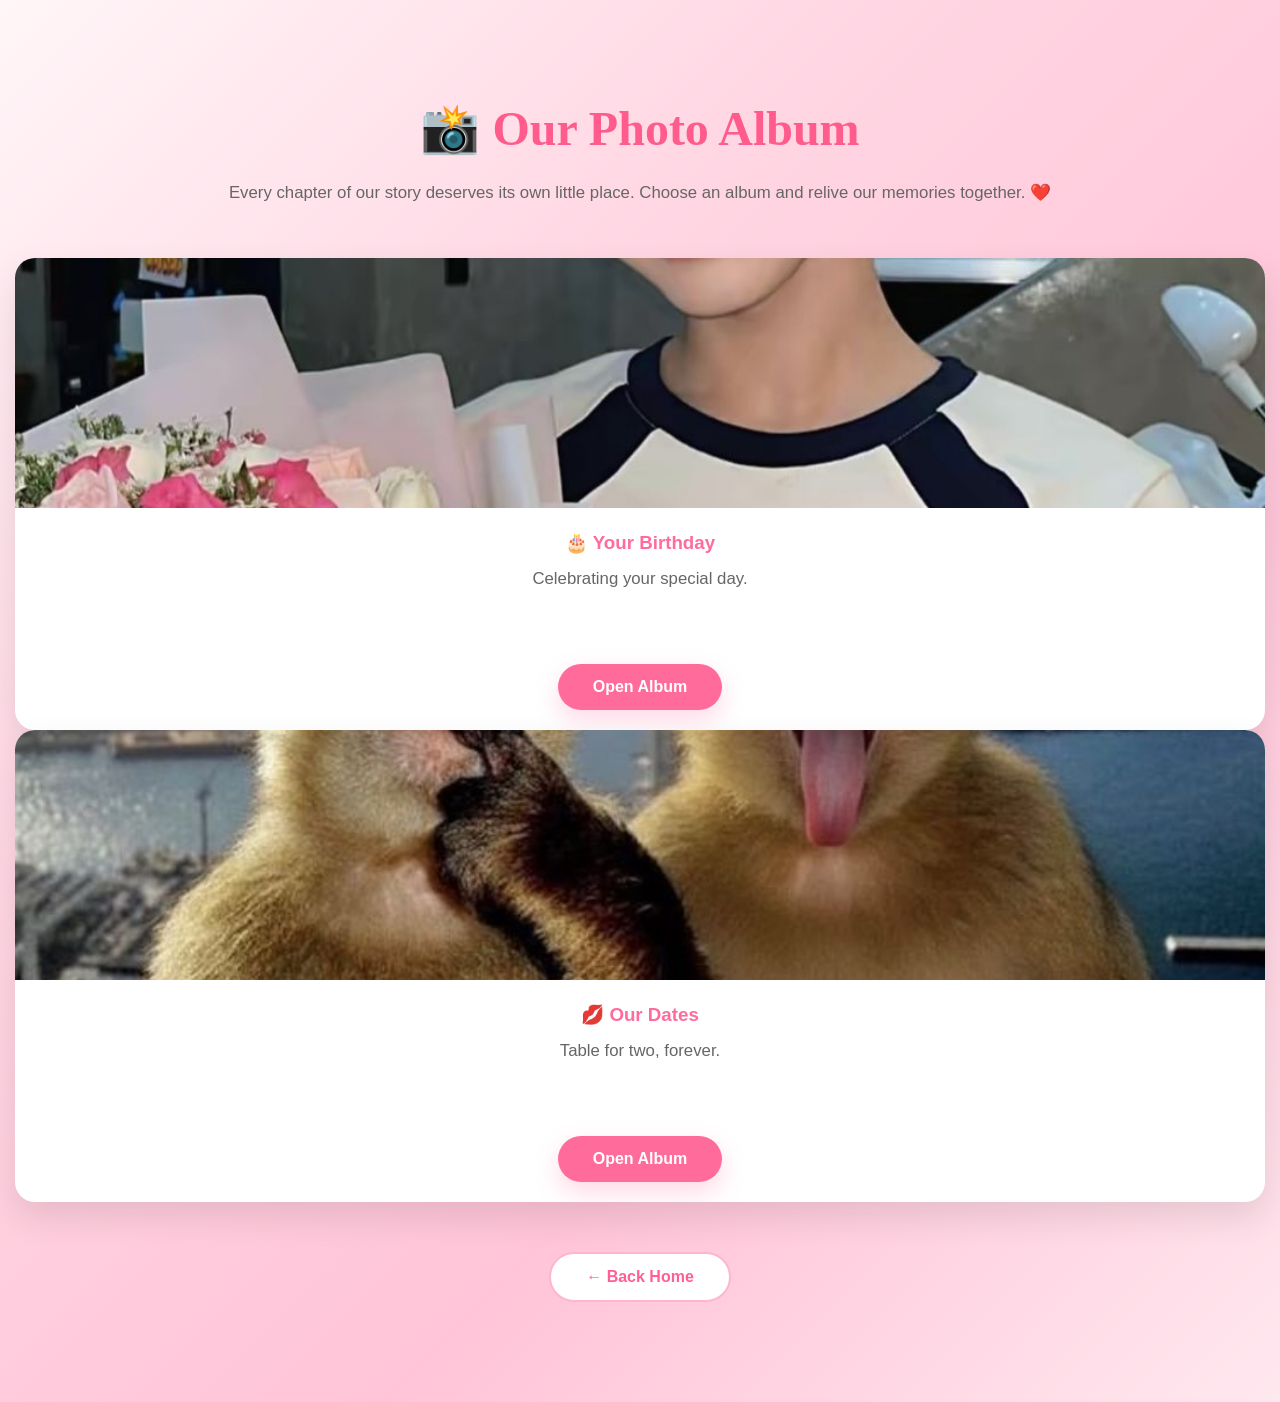
<file: album.html>
<!DOCTYPE html>
<html lang="en">

<head>

<meta charset="UTF-8">
<meta name="viewport" content="width=device-width, initial-scale=1.0">

<title>Our Photo Album ❤️</title>

<link rel="stylesheet" href="css/style.css">

</head>

<body>

<section class="album-page">

    <h1>📸 Our Photo Album</h1>

    <p>
        Every chapter of our story deserves its own little place.
        Choose an album and relive our memories together. ❤️
    </p>

    <!--<div class="album-grid">

        <div class="album-card">

            <img src="images/album_page/meme.jpg">

            <h3>❤️ Monthsary</h3>

            <p>Ooops Ooops Ooops wala paaa HAHAHAHHA.</p>

            <a href="albums/monthsary.html">
                Open Album
            </a>

        </div>

        <div class="album-card">

            <img src="images/album_page/xmas.jpg">

            <h3>🎄 Christmas</h3>

            <p>This chapter is yet to be opened....</p>

            <a href="albums/christmas.html">
                Open Album
            </a>

        </div>
    -->
        <div class="album-card">

            <img src="images/album_page/holdingflowers.jpg">

            <h3>🎂 Your Birthday</h3>

            <p>Celebrating your special day.</p>

            <a href="albums/birthday.html">
                Open Album
            </a>

        </div>

        <div class="album-card">

            <img src="images/album_page/monkey.jpg">

            <h3>💋 Our Dates</h3>

            <p>Table for two, forever.</p>

            <a href="albums/dates.html">
                Open Album
            </a>

        </div>

    </div>

    <a href="index.html">
        ← Back Home
    </a>

</section>

<script src="js/script.js"></script>
<script src="../js/gallery.js"></script>

</body>
</html>
</file>
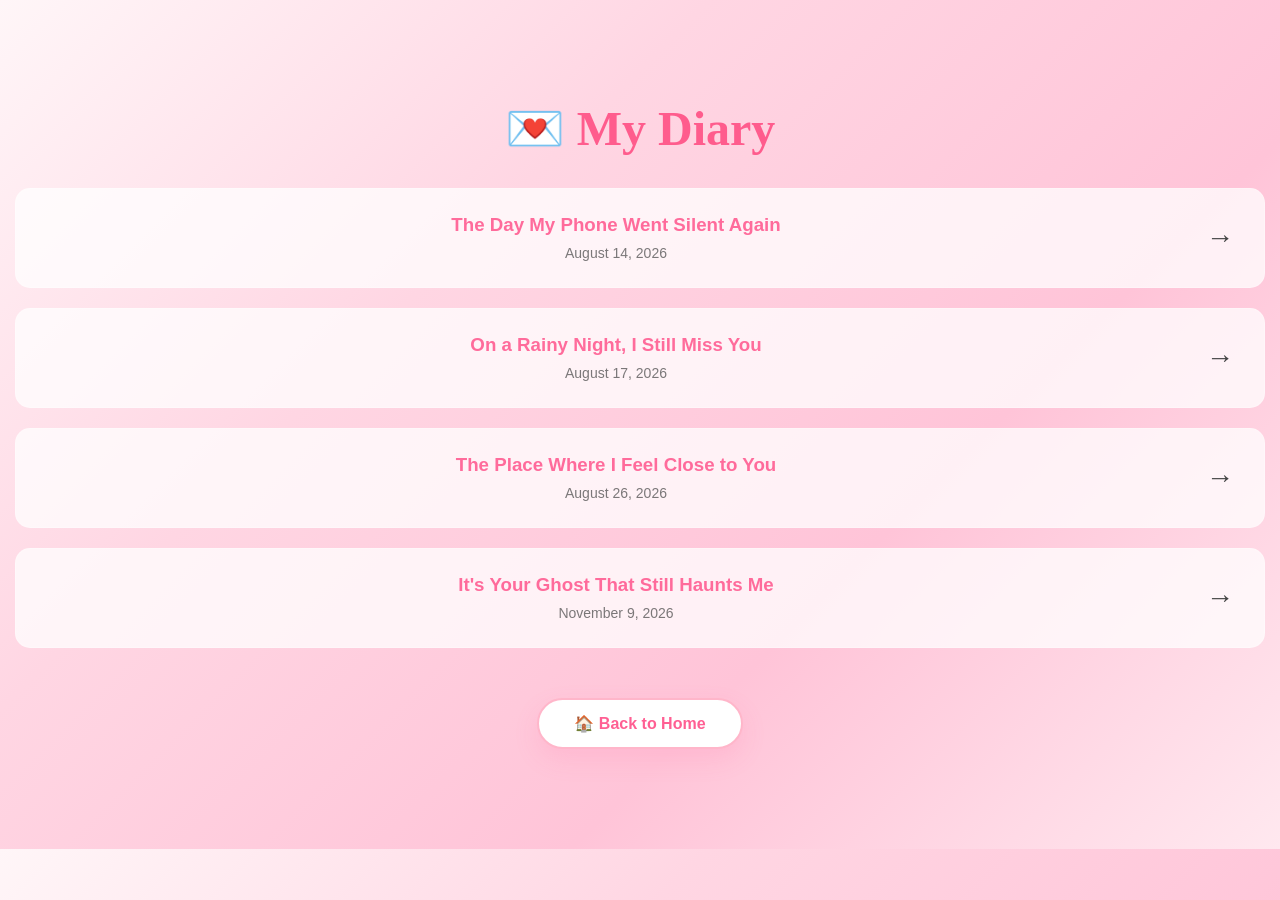
<file: diary.html>
<!DOCTYPE html>
<html lang="en">

<head>

    <meta charset="UTF-8">
    <meta name="viewport" content="width=device-width, initial-scale=1.0">

    <title>💌 My Diary</title>

    <link rel="stylesheet" href="css/style.css">
    <link rel="stylesheet" href="css/responsive.css">

</head>

<body>

<section class="album-page diary-page">

    <h1>💌 My Diary</h1>

    <div class="diary-list" id="diary-list">

    </div>

    <div class="album-navigation">

        <a href="index.html">
            🏠 Back to Home
        </a>

    </div>

</section>

<script src="js/script.js"></script>
<script src="js/letters.js"></script>
<script src="js/diary.js"></script>

</body>

</html>
</file>
<file: css/style.css>
/* =======================================================
   GENERAL WEBSITE SETTINGS
======================================================= */

*{
    margin:0;
    padding:0;
    box-sizing:border-box;
}

html{
    scroll-behavior:smooth;
}

body{

    font-family:'Poppins',sans-serif;

    background:
    linear-gradient(
    135deg,
    #fff6f8,
    #ffd6e3,
    #ffc4d8,
    #ffe8ef);

    color:#444;

    overflow-x:hidden;

}

/* =======================================================
   SECTION
======================================================= */

section{

    section{

    width:100%;
    min-height:100vh;

    padding:120px 8% 80px;

}
}

/* =======================================================
   HEADINGS
======================================================= */

h1{

    font-family:'Great Vibes',cursive;

    font-size:4.8rem;

    color:#ff5f93;

    line-height:1.2;

}

h2{

    font-family:'Great Vibes',cursive;

    font-size:3rem;

    color:#ff5f93;

    text-align:center;

    margin-bottom:40px;

}

h3{

    color:#ff6b9b;

    margin-top:20px;

}

p{

    line-height:1.8;

    font-size:1.05rem;

}

/* =======================================================
   HERO SECTION
======================================================= */

#hero{

    display:flex;

    align-items:center;

    justify-content:space-between;

    gap:60px;

}

/* ---------------- LEFT SIDE ---------------- */

.hero-content{

    flex:1;

}

.hero-content span{

    display:block;

    color:#ff4d88;

}

.hero-content p{

    margin:30px 0;

    max-width:500px;

    font-size:1.1rem;

}

/* Button */

.hero-content a,
.hero-content button{

    display:inline-block;

    padding:16px 34px;

    border-radius:50px;

    background:#ff6b9b;

    color:white;

    text-decoration:none;

    font-weight:600;

    transition:.3s;

    box-shadow:0 10px 25px rgba(255,105,160,.25);

    border:none;

    cursor:pointer;

    font-size:1rem;

}

.hero-content a:hover,
.hero-content button:hover{

    transform:translateY(-4px);

    background:#ff4d88;

}

/* ---------------- RIGHT SIDE ---------------- */

.hero-image{

    flex:1;

    display:flex;

    justify-content:center;

}

.hero-image img{

    width:100%;

    max-width:470px;

    border-radius:28px;

    border:8px solid #ffb6ca;

    box-shadow:0 25px 60px rgba(255,120,170,.35);

    transition:.4s;

}

.hero-image img:hover{

    transform:scale(1.03);

}

/* =======================================================
   LETTER SECTION
======================================================= */

#letter{

    display:flex;
    justify-content:center;
    align-items:center;

}

.letter-container{

    width:100%;
    max-width:850px;

    background:#fffdfd;

    padding:60px;

    border-radius:30px;

    border:10px solid #ffe3ea;

    box-shadow:0 20px 50px rgba(255,120,170,.25);

    position:relative;

}

/* Decorative tape */

.letter-container::before{

    content:"";

    position:absolute;

    width:120px;
    height:35px;

    background:#ff9fb7;

    top:-18px;
    left:40px;

    transform:rotate(-18deg);

    border-radius:6px;

    opacity:.9;

}

.letter-container h2{

    text-align:left;

    margin-bottom:30px;

}

.letter-container p{

    white-space:pre-line;

    font-size:1.1rem;

    line-height:2;

    color:#555;

}

/* =======================================================
   APPRECIATION
======================================================= */

#appreciation{

    text-align:center;

}

.appreciation-container{

    display:grid;

    grid-template-columns:repeat(3,1fr);

    gap:35px;

}

.app-card{

    background:white;

    border-radius:25px;

    overflow:hidden;

    box-shadow:0 15px 35px rgba(0,0,0,.08);

    transition:.35s;

}

.app-card:hover{

    transform:translateY(-10px);

    box-shadow:0 20px 45px rgba(255,120,170,.25);

}

.app-card img{

    width:100%;

    height:300px;

    object-fit:cover;

}

.app-card h3{

    margin:20px;

    color:#ff5d95;

}

.app-card p{

    padding:0 25px 30px;

    color:#666;

}

/* =======================================================
   OUR LAST DATE
======================================================= */

#last-date{

    text-align:center;

}

.last-date-intro{

    max-width:700px;

    margin:0 auto 50px;

    color:#666;

}

.last-date-gallery{

    display:grid;

    grid-template-columns:repeat(2,1fr);

    gap:35px;

}

.date-card{

    overflow:hidden;

    border-radius:30px;

    background:white;

    box-shadow:0 18px 45px rgba(0,0,0,.08);

    transition:.35s;

}

.date-card:hover{

    transform:translateY(-10px);

}

.date-card img{

    width:100%;

    height:520px;

    object-fit:cover;

    display:block;

}
/* =======================================================
   NAVIGATION BAR
======================================================= */

nav{

    position:fixed;

    top:0;
    left:0;

    width:100%;

    display:flex;

    justify-content:space-between;

    align-items:center;

    padding:20px 8%;

    background:rgba(255,255,255,.75);

    backdrop-filter:blur(12px);

    z-index:1000;

    box-shadow:0 5px 20px rgba(0,0,0,.05);

}

.logo{

    font-family:'Great Vibes',cursive;

    font-size:2rem;

    color:#ff5b92;

}

nav ul{

    display:flex;

    list-style:none;

    gap:30px;

}

nav a{

    text-decoration:none;

    color:#444;

    font-weight:500;

    transition:.3s;

}

nav a:hover{

    color:#ff5b92;

}
/* =======================================================
   SCROLL REVEAL ANIMATION
======================================================= */

.reveal{

    opacity:0;

    transform:translateY(70px);

    transition:all .9s ease;

}

.reveal.active{

    opacity:1;

    transform:translateY(0);



}

/* ===========================================
   IMAGE LIGHTBOX
=========================================== */

#lightbox {

    position: fixed;
    top: 0;
    left: 0;

    width: 100%;
    height: 100%;

    background: rgba(0,0,0,0.85);

    display: flex;
    justify-content: center;
    align-items: center;

    opacity: 0;
    visibility: hidden;

    transition: 0.3s;

    z-index: 9999;

}


#lightbox.active {

    opacity: 1;
    visibility: visible;

}


#lightbox-image {

    max-width: 85%;

    max-height: 85%;

    border-radius: 15px;

    box-shadow:0 20px 60px rgba(0,0,0,.5);
}


#close-lightbox {

    position: absolute;

    top: 30px;
    right: 40px;

    font-size: 50px;

    color: white;

    cursor: pointer;

    user-select:none;

}

/* ===========================================
   SMOOTH SCROLLING
=========================================== */

html {
    scroll-behavior: smooth;
}

/* ===========================================
   MOBILE RESPONSIVE DESIGN
=========================================== */

@media (max-width: 768px) {


    body {
        overflow-x: hidden;
    }


    h1 {
        font-size: 35px;
    }


    h2 {
        font-size: 28px;
    }


    p {
        font-size: 16px;
    }


    img {
        max-width: 100%;
        height: auto;
    }


    .memory-card,
    .app-card,
    .date-card {

        width: 90%;
        margin: auto;

    }


    nav {

        flex-direction: column;
        gap: 15px;

    }


}

/* ===========================================
   HERO SECTION
=========================================== */

.hero {

    min-height: 100vh;

    display: flex;

    justify-content: center;

    align-items: center;

    text-align: center;

    padding: 20px;

}


.hero-content {

    animation: fadeUp 1.5s ease;

}


.hero h1 {

    font-size: 55px;

    color: #d63384;

}


.hero p {

    font-size: 20px;

    margin: 20px 0;

}


.hero-button {

    display: inline-block;

    padding: 12px 30px;

    background: #d63384;

    color: white;

    border-radius: 30px;

    text-decoration: none;

    transition: 0.3s;

}


.hero-button:hover {

    transform: scale(1.05);

}


@keyframes fadeUp {

    from {

        opacity: 0;

        transform: translateY(40px);

    }


    to {

        opacity: 1;

        transform: translateY(0);

    }

}

.letter {
    text-align: justify;
}

/* ===========================================
   MEMORIES
=========================================== */

.memory-grid {
    display: flex;
    justify-content: center;
    align-items: stretch;
    gap: 30px;
    flex-wrap: wrap;
    margin-top: 40px;
}

.memory-card {
    width: 320px;
    background: white;
    border-radius: 20px;
    padding: 20px;
    text-align: center;
    box-shadow: 0 10px 25px rgba(0,0,0,0.1);
}

.memory-card img {
    width: 100%;
    height: 350px;
    object-fit: cover;
    border-radius: 15px;
    display: block;
    margin-bottom: 15px;
}

.click-heart{

    position: fixed;

    pointer-events: none;

    animation: popHeart 1s forwards;

    z-index: 1000;

}

@keyframes popHeart{

    0%{

        opacity:1;

        transform:translate(0,0) scale(0.5);

    }

    100%{

        opacity:0;

        transform:translate(var(--x,0),-80px) scale(1.8);

    }

}

.hero-buttons{
    display: flex;
    flex-direction: column;
    align-items: center;
    gap: 15px;
}

.music-btn{
    display: block;
    margin: 15px auto 0;
}

.music-btn{

    margin-top: 15px;

    display: inline-block;

}

/* ======================================
        PHOTO ALBUM PAGE
====================================== */

.album-page{

    padding:100px 10%;

    text-align:center;

}

.album-page h1{

    color:#ff5c8d;

    font-size:3rem;

    margin-bottom:20px;

}

.album-page p{

    color:#666;

    margin-bottom:50px;

}

.album-grid{

    display:grid;

    grid-template-columns:repeat(auto-fit,minmax(280px,1fr));

    gap:35px;

}

.album-card{

    background:white;

    border-radius:20px;

    overflow:hidden;

    box-shadow:0 15px 35px rgba(0,0,0,.1);

    transition:.3s;

}

.album-card:hover{

    transform:translateY(-10px);

}

.album-card img{

    width:100%;

    height:250px;

    object-fit:cover;

}

.album-card h3{

    margin:20px 0 10px;

}

.album-card p{

    padding:0 20px;

}

.album-card a{

    display:inline-block;

    margin:20px;

    padding:12px 28px;

    background:#ff6b9b;

    color:white;

    border-radius:50px;

    text-decoration:none;

}

/* =========================================================
   PHOTO ALBUM GALLERY
   Used by:
   - albums/dates.html
   - albums/first-monthsary.html
   - albums/christmas.html
   - albums/birthday.html
========================================================= */

.album-page{

    padding:100px 15px;

    width:100%;

    max-width:1600px;

    margin:auto;

    text-align:center;

}

.gallery-grid{

    display:grid;

    grid-template-columns:repeat(4,1fr);

    gap:8px;

    width:100%;

    margin:40px auto;

}

.gallery-grid img,
.gallery-grid video{

    width:100%;

    aspect-ratio:1/1;

    object-fit:cover;

    border-radius:15px;

    cursor:pointer;

    transition:.3s;

    box-shadow:0 10px 25px rgba(0,0,0,.15);

}

.gallery-grid img:hover,
.gallery-grid video:hover{

    transform:scale(1.05);

}

/* ========================================================= */
/* GALLERY LIGHTBOX                                          */
/* ========================================================= */

#lightbox {

    display: none;

    position: fixed;

    top: 0;
    left: 0;

    width: 100%;
    height: 100%;

    background: rgba(0,0,0,0.85);

    justify-content: center;
    align-items: center;

    z-index: 9999;

}


/* Active state */

#lightbox.active {

    display: flex;

}


/* Close button */

#close-lightbox {

    position: absolute;

    top: 25px;
    right: 35px;

    font-size: 40px;

    color: white;

    cursor: pointer;

}


/* Image and video container */

.lightbox-content {

    max-width: 85%;
    max-height: 85%;

    display: flex;

    justify-content: center;
    align-items: center;

}


/* Image */

#lightbox-image {

    max-width: 85vw;
    max-height: 85vh;

    border-radius: 15px;

}


/* Video */

#lightbox-video {

    max-width:85vw;

    max-height:85vh;

    width:auto;

    height:auto;

    object-fit:contain;

    border-radius:15px;

}

/* Mobile adjustment */

@media(max-width:600px){

    #prev-btn,
    #next-btn{

        font-size:25px;

        padding:10px 15px;

    }


    #close-lightbox{

        font-size:32px;

    }

}
.gallery-video.playing{

    aspect-ratio:auto;

    object-fit:contain;

}
.gallery-video{
    width:100%;
    aspect-ratio:1/1;
    object-fit:cover;
}
.gallery-video:fullscreen{
    width:auto;
    height:auto;
    aspect-ratio:auto;
    object-fit:contain;
}

/* ======================================
   ALBUM SELECTION BUTTONS
====================================== */

.album-card a{

    display:inline-block;

    margin:20px;

    padding:14px 35px;

    background:#ff6b9b;

    color:white;

    text-decoration:none;

    border-radius:50px;

    font-weight:600;

    box-shadow:0 10px 25px rgba(255,105,160,.25);

    transition:.3s;

}


.album-card a:hover{

    transform:translateY(-5px);

    background:#ff4d88;

    box-shadow:0 15px 35px rgba(255,105,160,.35);

}


/* ======================================
   BACK HOME BUTTON
====================================== */

.album-page > a{

    display:inline-block;

    margin-top:50px;

    padding:14px 35px;

    background:white;

    color:#ff5f93;

    text-decoration:none;

    border-radius:50px;

    font-weight:600;

    border:2px solid #ffb6ca;

    transition:.3s;

}


.album-page > a:hover{

    background:#ff6b9b;

    color:white;

    transform:translateY(-5px);

}

/* ======================================
   ALBUM INSIDE NAVIGATION BUTTONS
====================================== */

.album-navigation{

    display:flex;

    justify-content:center;

    gap:25px;

    margin-top:50px;

    flex-wrap:wrap;

}


.album-navigation a{

    display:inline-block;

    padding:14px 35px;

    background:white;

    color:#ff5f93;

    text-decoration:none;

    border-radius:50px;

    font-weight:600;

    border:2px solid #ffb6ca;

    box-shadow:0 10px 25px rgba(255,105,160,.15);

    transition:.3s;

}


.album-navigation a:hover{

    background:#ff6b9b;

    color:white;

    transform:translateY(-5px);

    box-shadow:0 15px 35px rgba(255,105,160,.35);

}
/* ======================================
   ALL ALBUM PAGE TYPOGRAPHY
====================================== */

.album-page h1{

    font-size:3rem;

}


.album-page p{

    font-size:1.05rem;

    line-height:1.8;

}
/* ======================================
   ALBUM NAVIGATION BUTTONS
====================================== */

.album-navigation{

    display:flex;

    justify-content:center;

    align-items:center;

    gap:25px;

    margin-top:50px;

    flex-wrap:nowrap;

}
/* ======================================
   HERO ALBUM BUTTON SPACING
====================================== */

.album-btn{

    display:inline-block;

    margin-top:20px;

}
#media-counter{

    position:absolute;

    bottom:25px;

    left:50%;

    transform:translateX(-50%);

    background:rgba(0,0,0,.55);

    color:#fff;

    padding:8px 16px;

    border-radius:30px;

    font-size:16px;

    font-weight:600;

    letter-spacing:.5px;

    z-index:1002;

    user-select:none;

    opacity:1;

    transition:opacity .4s ease;

}
/* ===========================================
   DIARY LETTER CARDS
=========================================== */

.diary-list {
    width: 100%;
    display: flex;
    flex-direction: column;
    gap: 20px;
    margin-top: 30px;
}

.diary-card {
    width: 100%;
    min-height: 100px;

    display: flex;
    align-items: center;

    padding: 25px 30px;

    border: 1px solid rgba(255, 255, 255, 0.25);
    border-radius: 15px;

    background: rgba(255, 255, 255, 0.75);

    cursor: pointer;

    user-select: none;

    transition: 0.3s;

    box-sizing: border-box;
}

.diary-card:hover {
    transform: translateY(-4px);
    background: rgba(255, 255, 255, 0.15);
}

.diary-card-content {
    flex: 1;
    user-select: none;
}

.diary-card-content h3 {
    margin: 0 0 8px;
    user-select: none;
}

.diary-card-content span {
    font-size: 14px;
    opacity: 0.7;
    user-select: none;
}

.diary-card-arrow {
    font-size: 28px;
    margin-left: 20px;
    user-select: none;
}
/* ===========================================
   DIARY MOBILE
=========================================== */

@media (max-width: 768px) {

    .diary-list {
        width: 100%;
        gap: 15px;
        margin-top: 25px;
    }

    .diary-card {
        width: 100%;
        min-height: 90px;

        padding: 20px;

        border-radius: 14px;
    }

    .diary-card-content h3 {
        font-size: 18px;
        margin-bottom: 6px;
    }

    .diary-card-content span {
        font-size: 13px;
    }

    .diary-card-arrow {
        font-size: 24px;
        margin-left: 15px;
    }

}
/* ===========================================
   DIARY LETTER POPUP
=========================================== */

.letter-popup {
    position: fixed;

    top: 0;
    left: 0;

    width: 100%;
    height: 100%;

    background: rgba(0, 0, 0, 0.75);

    display: flex;
    align-items: center;
    justify-content: center;

    padding: 30px;

    box-sizing: border-box;

    z-index: 9999;
}


/* ===========================================
   LETTER BOX
=========================================== */

.letter-popup-content {
    position: relative;

    width: min(800px, 100%);
    max-height: 85vh;

    background: #ffffff;

    border-radius: 20px;

    padding: 50px;

    box-sizing: border-box;

    overflow-y: auto;

    color: #333;

    box-shadow: 0 10px 40px rgba(0, 0, 0, 0.3);
}


/* ===========================================
   CLOSE BUTTON
=========================================== */

.close-letter {
    position: absolute;

    top: 15px;
    right: 20px;

    width: 40px;
    height: 40px;

    border: none;
    border-radius: 50%;

    background: rgba(0, 0, 0, 0.08);

    font-size: 20px;

    cursor: pointer;

    transition: 0.3s;
}

.close-letter:hover {
    background: rgba(0, 0, 0, 0.15);
}


/* ===========================================
   LETTER TITLE
=========================================== */

.letter-popup-content h2 {
    margin: 0 50px 8px 0;

    font-size: 30px;
}


/* ===========================================
   LETTER DATE
=========================================== */

.letter-popup-content > span {
    display: block;

    margin-bottom: 30px;

    font-size: 14px;

    opacity: 0.6;
}


/* ===========================================
   LETTER TEXT
=========================================== */

.letter-text {
    font-size: 17px;

    line-height: 1.8;

    white-space: pre-line;
}


/* ===========================================
   MOBILE
=========================================== */

@media (max-width: 768px) {

    .letter-popup {
        padding: 15px;
    }

    .letter-popup-content {
        width: 100%;
        max-height: 90vh;

        padding: 35px 25px;

        border-radius: 16px;
    }

    .letter-popup-content h2 {
        font-size: 23px;

        margin-right: 40px;
    }

    .letter-text {
        font-size: 16px;
        line-height: 1.7;
    }

    .close-letter {
        top: 12px;
        right: 12px;

        width: 36px;
        height: 36px;

        font-size: 18px;
    }

}
</file>
<file: css/responsive.css>
/* =======================================================
   MOBILE RESPONSIVE DESIGN
======================================================= */

@media (max-width: 768px){


    /* NAVIGATION */

    nav{

        flex-direction:column;

        padding:15px 5%;

        gap:15px;

    }


    nav ul{

        flex-wrap:wrap;

        justify-content:center;

        gap:15px;

    }


    nav a{

        font-size:.85rem;

    }



    /* GENERAL */

    section{

        padding:120px 5% 70px;

    }



    h1{

        font-size:3.2rem;

        text-align:center;

    }


    h2{

        font-size:2.5rem;

    }


    p{

        font-size:.95rem;

    }



    /* HERO */

    #hero{

        flex-direction:column-reverse;

        text-align:center;

        gap:40px;

    }


    .hero-content p{

        margin:25px auto;

    }


    .hero-image img{

        max-width:350px;

    }



    /* MEMORY CARDS */

    .memory-grid{

        grid-template-columns:1fr;

    }


    .memory-card img{

        height:380px;

    }



    /* APPRECIATION */

    .appreciation-container{

        grid-template-columns:1fr;

    }


    .app-card img{

        height:380px;

    }



    /* LAST DATE */

    .last-date-gallery{

        grid-template-columns:1fr;

    }


    .date-card img{

        height:450px;

    }


}
/* ======================================
   ALBUM PAGES MOBILE TEXT MATCH
====================================== */

@media(max-width:768px){

    .album-page h1{

        font-size:3.2rem !important;

        text-align:center;

    }


    .album-page p{

        font-size:1rem !important;

        line-height:1.8;

        max-width:90%;

        margin:auto;

    }

}
/* ======================================
   ALBUM PAGES SAME STYLE AS ALBUM.HTML
====================================== */

@media(max-width:768px){

    .album-page p{

        font-family:'Poppins', sans-serif;

        font-size:1.05rem !important;

        line-height:1.8;

        color:#444;

        max-width:90%;

        margin:auto;

    }

}
/* ======================================
   MOBILE ALBUM GALLERY SIZE
====================================== */

@media(max-width:768px){

    .gallery-grid{

        grid-template-columns:repeat(4,1fr);

        gap:10px;

        margin:30px 5px;

    }


    .gallery-grid img,
    .gallery-grid video{

        border-radius:10px;

    }

}
@media(max-width:768px){

    .album-navigation{

        flex-direction:row;

        justify-content:center;

        gap:15px;

    }

}
/* ======================================
   LETTER ALBUM MOBILE SPACING
====================================== */

@media (max-width: 768px){

    .diary-btn{

        margin-top: 15px;

    }

}
</file>
